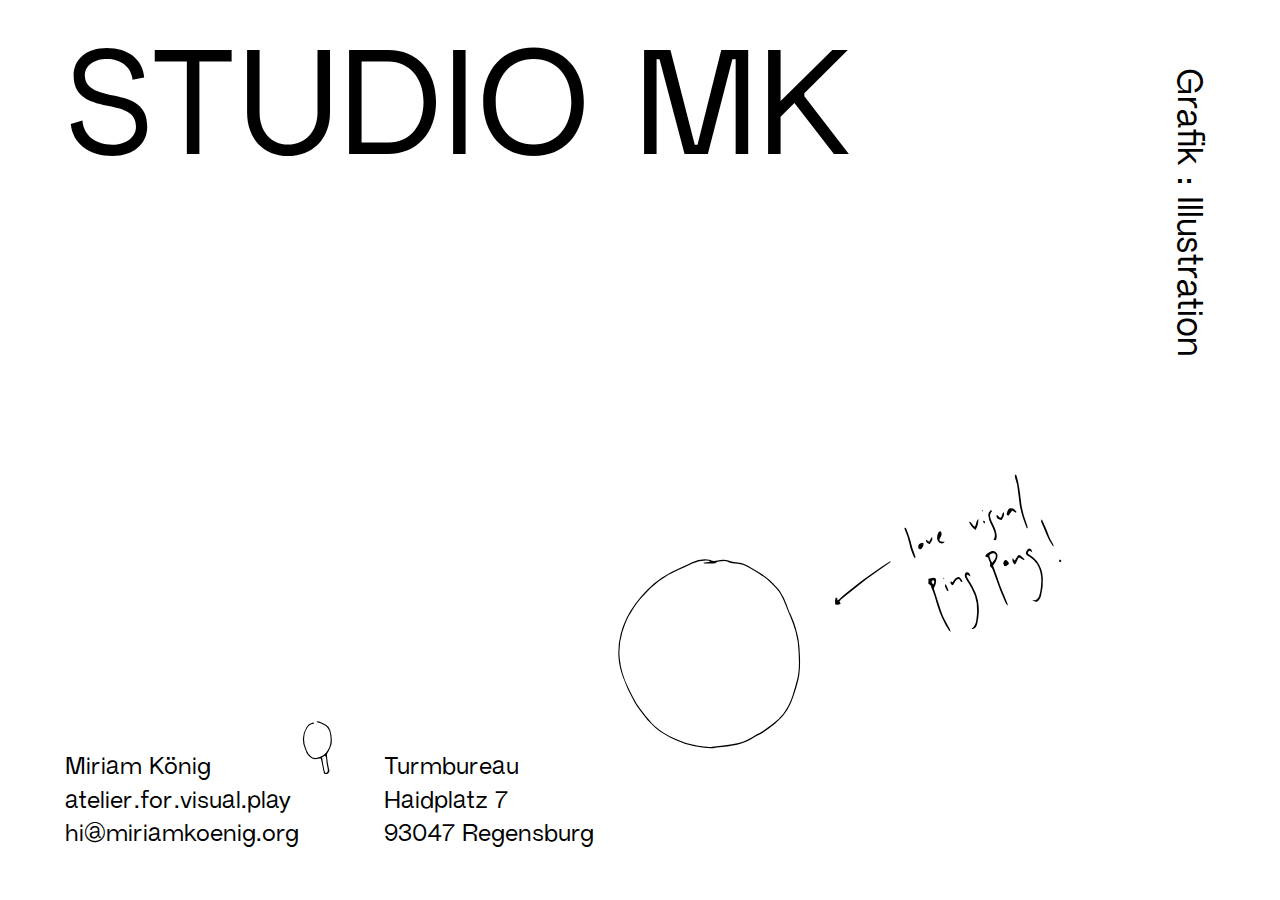
<file: index.html>
<!DOCTYPE html>
<html>
  <head>
    <meta charset="utf-8">
    <title>Miriam Koenig</title>
    <link rel="stylesheet" href="styles.css"
</head>
<body>

<!-- top -->
<div class="top">
  <div class="container flex">
        <div class="headingName">
          <h1>Studio MK</h1>
        </div>
        <div class="headingGrafik">
            <p>Grafik : Illustration</p>
        </div>
      </div>
</div>

<!--Eyes -->



<!-- Bottom -->

<div class="container-3">
  <div class="links">
      <p>Miriam König </p>
      <a target="_blank" rel="noopener noreferrer" href="https://www.instagram.com/atelier.for.visual.play/">atelier.for.visual.play</a><p>
      <a href="mailto:hi@miriamkoenig.org">hi@miriamkoenig.org</a>
  </div>
  <div class="sketch-small">
    <img src="pingpong.svg" alt="">
  </div>
  <div class="adress">
    <p>Turmbureau</p>
    <p>Haidplatz 7</p>
    <p>93047 Regensburg</p>
  </div>
  <div class="sketch-large">
    <img src="lovepingpong.svg" alt="">
  </div>

</div>




</body>

<!--
<script src="main.js" defer></script>
-->
</html>
</file>
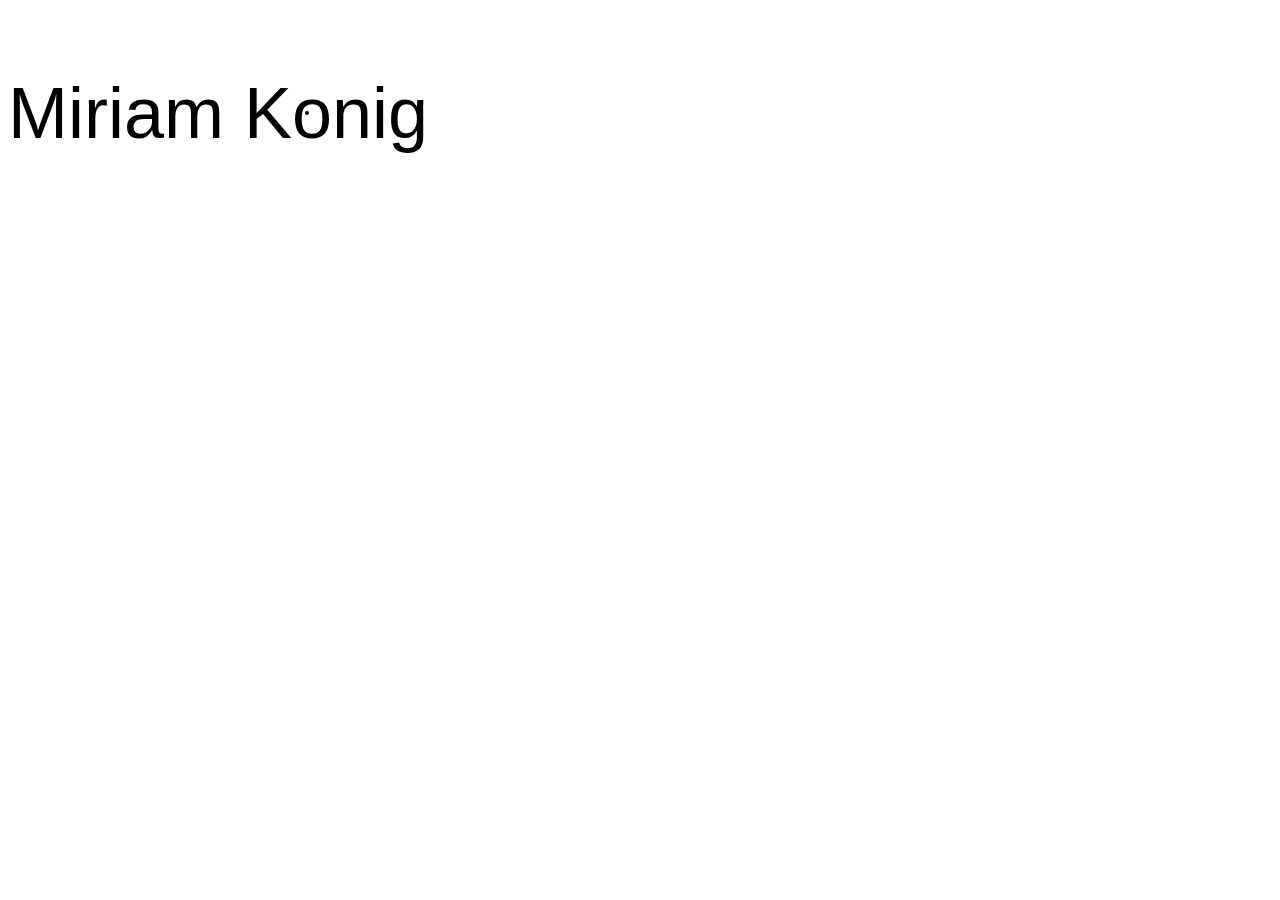
<file: Miri.html>
<!DOCTYPE html>
<html>
  <head>
<script src="https://ajax.googleapis.com/ajax/libs/jquery/3.5.1/jquery.min.js"></script>

    <meta charset="utf-8">
    <title>Miriam Koenig</title>

</head>


<body>

<section class="name">
	  <div class='.container'>
<p>Miriam Konig</p>

</section>

<section class="move-area">
  <div class='.container'>
    <div class='eye'></div>
    <div class='eye'></div>
  </div>
</section>

</body>
<link rel="stylesheet" href="miri.css">
<script src="miri.js" defer></script>

</html>
</file>
<file: styles.css>
@font-face {
  font-family: 'Non Natural';
  font-weight: lighter;
  src: url('fonts/non-natural-grotesk-regular.otf') format('opentype');
}


* {
  box-sizing: border-box;
  padding: 0;
  margin: 0;
  line-height: 1.4;
  font-family: 'Non Natural';
  font-weight: lighter;
}

a {
  text-decoration: none;
  color: black;
}

a:hover {
  text-decoration: underline;
}


.top {
  display: flex;
  background-color: none;
  height: 400px;
  width: 100%;
}

.container {
  margin: 0;
  overflow: auto;
  padding: 0 65px;
}

.flex {
  display: flex;
  flex-direction: row;
  height: 100%;
  width: 100%;
  justify-content: space-between;
}

.headingName {
  flex: 8;
  font-size: 72px;
  text-align: left;
  text-transform: uppercase;
  font-family: 'Non Natural';
  font-weight: lighter;
}

.headingGrafik {
  flex: 2;
  padding-top: 68px;
  height: 400px;
  color: black;
  writing-mode: vertical-rl;
  font-size: 35px;
}
.container-3 {
  position: absolute;
  bottom: 0;
  display: flex;
  background-color: none;
  font-size: 24px;
  align-items: baseline;
  width: 100%;
}

.links {
  position: relative;
  padding-left: 65px;
  padding-bottom: 50px;
  font-weight: lighter;
}

.adress {
  position: relative;
  padding-left: 50px;
  padding-bottom: 10px;

}

.sketch-large {
  position: relative;
  padding-right: 10px;
  width: auto;
  overflow: visible;
  width: 500px;

 }

img {
}

.move-area{/*normally use body*/
  width: 100vw;
    height: 100vh;
    padding: 10% 45%;
}
.container {
  width: 100%;
}
.eye {
  position: relative;
  display: inline-block;
  border-radius: 50%;
  height: 30px;
  width: 30px;
  background: #CCC;
}
.eye:after { /*pupil*/
  position: absolute;
  bottom: 17px;
  right: 10px;
  width: 10px;
  height: 10px;
  background: #000;
  border-radius: 50%;
  content: " ";
}
</file>
<file: miri.css>
.move-area{
  width: 100%;
  height: 100%;
  padding: 8% 20.9%;
   width: 20%;
  position: fixed;
  top: 0;
  left: 0;
  left: 30px;
}
.container {
  width: 10px;
  position: fixed;
  top: 0;
  left: 0;
  left: 30px;


}
.eye {
  position: relative;
  display: inline-block;
  border-radius: 50%;
  height: 4px;
  width: 4px;
}
.eye:after { /*pupil*/
  position: absolute;
  bottom: 1px;
  right: 0.3px;
  width: 4px;
  height: 4px;
  background: #000;
  border-radius: 50%;
  content: " ";
}
.name {
  font-family: 'Open Sans', sans-serif;
  font-size: 72px;
}
</file>
